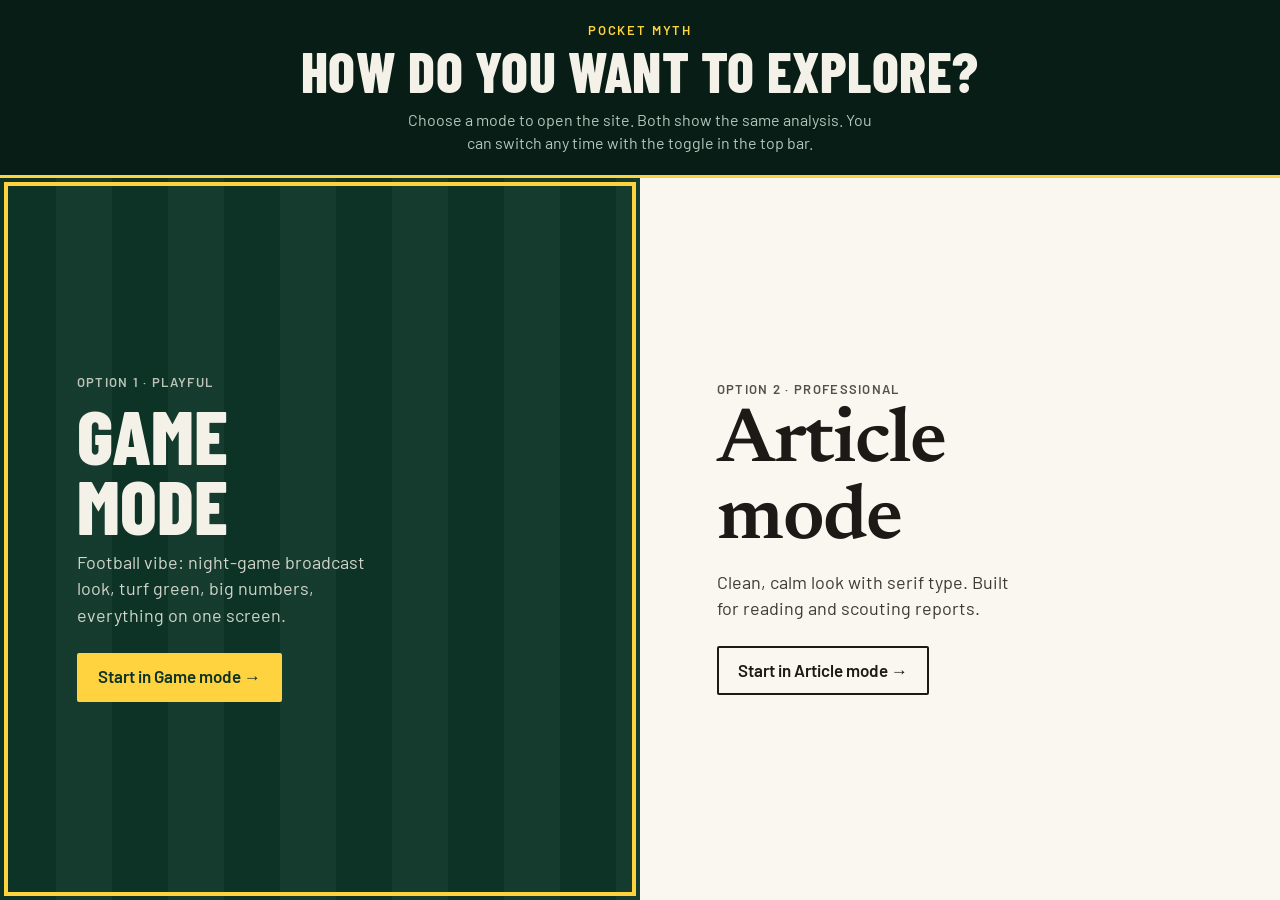
<file: index.html>
<!doctype html>
<html lang="en">
<head>
<meta charset="utf-8">
<meta name="viewport" content="width=device-width, initial-scale=1">
<title>Pocket Myth</title>
<meta http-equiv="refresh" content="0; url=site/index.html">
<link rel="canonical" href="site/index.html">
</head>
<body>
<p>Opening <a href="site/index.html">Pocket Myth</a>…</p>
<script>location.replace("site/index.html" + location.hash)</script>
</body>
</html>
</file>
<file: site/styles.css>
/* One page, two presentations: html[data-mode="game"] and html[data-mode="article"]. See site/DESIGN.md. */

@font-face { font-family: "Barlow"; src: url("fonts/barlow-400.woff2") format("woff2"); font-weight: 400; font-style: normal; font-display: swap; }
@font-face { font-family: "Barlow"; src: url("fonts/barlow-600.woff2") format("woff2"); font-weight: 600; font-style: normal; font-display: swap; }
@font-face { font-family: "Barlow Condensed"; src: url("fonts/barlow-condensed-600.woff2") format("woff2"); font-weight: 600; font-style: normal; font-display: swap; }
@font-face { font-family: "Barlow Condensed"; src: url("fonts/barlow-condensed-800.woff2") format("woff2"); font-weight: 800; font-style: normal; font-display: swap; }
@font-face { font-family: "Newsreader"; src: url("fonts/newsreader-wght.woff2") format("woff2"); font-weight: 200 800; font-style: normal; font-display: swap; }

:root {
  --max: 76rem;
  --gutter: clamp(1rem, 4vw, 2.5rem);
  --radius: 2px;
}

html[data-mode="game"] {
  --bg: #0c3326;
  --band: #0f3a2c;
  --panel: #07211a;
  --ink: #f4f1e8;
  --soft: #b4c7bc;
  --rule: #2e5748;
  --edge: #6d8f80;
  --accent: #ffd23f;
  --zero: #ffd23f;
  --zero-text: #ffd23f;
  --mark: #86a998;
  --hi-ignored: #f4f1e8;
  --hi-fed: #f4f1e8;
  --man: #f4f1e8;
  --man-text: #f4f1e8;
  --zone: #86a998;
  --sel: #f4f1e8;
  --on-ink: #0c3326;
  --focus: #f4f1e8;
  --head: "Barlow Condensed", "Arial Narrow", "Helvetica Neue", Arial, sans-serif;
  --text: "Barlow", "Helvetica Neue", Arial, sans-serif;
  --ui: "Barlow", "Helvetica Neue", Arial, sans-serif;
  --text-size: clamp(1rem, 0.95rem + 0.25vw, 1.125rem);
  --text-lh: 1.55;
  color-scheme: dark;
}

html[data-mode="article"] {
  --bg: #faf7f0;
  --band: #faf7f0;
  --panel: #f0ebe0;
  --ink: #1c1a16;
  --soft: #5b564d;
  --rule: #d9d1c1;
  --edge: #8f897e;
  --accent: #c8102e;
  --zero: #1c1a16;
  --zero-text: #1c1a16;
  --mark: #8f897e;
  --hi-ignored: #c8102e;
  --hi-fed: #1c1a16;
  --man: #c8102e;
  --man-text: #b00e28;
  --zone: #7d786f;
  --sel: #1c1a16;
  --on-ink: #faf7f0;
  --focus: #1c1a16;
  --head: "Newsreader", Georgia, "Times New Roman", serif;
  --text: "Newsreader", Georgia, "Times New Roman", serif;
  --ui: "Barlow", "Helvetica Neue", Arial, sans-serif;
  --text-size: clamp(1.0625rem, 1rem + 0.3vw, 1.1875rem);
  --text-lh: 1.62;
  color-scheme: light;
}

*, *::before, *::after { box-sizing: border-box; }
html { -webkit-text-size-adjust: 100%; text-size-adjust: 100%; scroll-padding-top: 5rem; }
@media (prefers-reduced-motion: no-preference) { html { scroll-behavior: smooth; } }
body { margin: 0; background: var(--bg); color: var(--ink); font-family: var(--text); font-size: var(--text-size); line-height: var(--text-lh); overflow-wrap: break-word; }
img, svg { display: block; max-width: 100%; }
img { height: auto; }
p { margin: 0 0 1em; }
h1, h2, h3 { margin: 0; }
a { color: inherit; text-decoration-thickness: 1px; text-underline-offset: 0.2em; }
a:hover { text-decoration-thickness: 2px; }
a:active { text-decoration-style: dotted; }
strong, b { font-weight: 600; }
code { font-family: ui-monospace, "SF Mono", Menlo, Consolas, monospace; font-size: 0.875em; }
fieldset { margin: 0; padding: 0; border: 0; min-inline-size: 0; }
:focus-visible { outline: 3px solid var(--focus); outline-offset: 3px; }
a[href], button, summary, select, label[for] { cursor: pointer; }
button:disabled, select:disabled { cursor: not-allowed; }
.sr-only { position: absolute !important; width: 1px; height: 1px; padding: 0; margin: -1px; overflow: hidden; clip: rect(0 0 0 0); clip-path: inset(50%); white-space: nowrap; border: 0; }
[hidden] { display: none !important; }

.skip { position: absolute; left: var(--gutter); top: 0; z-index: 100; transform: translateY(-120%); padding: 0.75rem 1rem; font: 600 1rem/1.2 var(--ui); color: var(--bg); background: var(--ink); text-decoration: none; border-radius: var(--radius); }
.skip:focus { transform: translateY(0.75rem); }

.wrap { width: 100%; max-width: calc(var(--max) + 2 * var(--gutter)); margin: 0 auto; padding: 0 var(--gutter); }
[data-mode="article"] .wrap { max-width: calc(42rem + 2 * var(--gutter)); }

/* Header */
.masthead { position: sticky; top: 0; z-index: 30; background: var(--bg); border-bottom: 1px solid var(--rule); }
[data-mode="game"] .masthead { background: var(--panel); border-bottom-color: var(--panel); box-shadow: 0 6px 16px rgba(0, 0, 0, 0.3); }
.masthead__inner { display: flex; align-items: center; gap: 0.5rem 1rem; min-height: 3.5rem; }
.brand { margin-right: auto; padding: 0.625rem 0; font: 800 1.375rem/1 var(--head); text-decoration: none; white-space: nowrap; }
[data-mode="article"] .brand { font: 600 1.1875rem/1 var(--head); }
.bug { display: none; margin: 0; }
.masthead__nav a { display: inline-flex; align-items: center; min-height: 44px; font: 600 0.9375rem/1 var(--ui); white-space: nowrap; }

/* Segmented radio controls: the mode toggle and the position filter */
.seg { display: flex; }
.seg label { display: inline-flex; align-items: center; min-height: 44px; padding: 0.5rem 0.875rem; font: 600 0.9375rem/1 var(--ui); color: var(--soft); background: transparent; border: 1px solid var(--edge); transition: background-color 120ms, color 120ms; white-space: nowrap; }
.seg label + input + label { margin-left: -1px; }
.seg label:first-of-type { border-radius: var(--radius) 0 0 var(--radius); }
.seg label:last-of-type { border-radius: 0 var(--radius) var(--radius) 0; }
.seg label:hover { color: var(--ink); background: var(--panel); }
.seg label:active { transform: translateY(1px); }
.seg input:checked + label { position: relative; color: var(--on-ink); background: var(--ink); border-color: var(--ink); }
.seg input:focus-visible + label { position: relative; z-index: 1; outline: 3px solid var(--focus); outline-offset: 2px; }
.filter legend { margin-bottom: 0.5rem; padding: 0; font: 600 0.875rem/1.2 var(--ui); }

.wipe { position: fixed; inset: 0; z-index: 60; pointer-events: none; transform: scaleX(0); transform-origin: left center; background: #0c3326; border-right: 8px solid #ffd23f; }
.wipe[data-to="article"] { background: #faf7f0; border-right-color: #c8102e; }

/* Sections and headings */
.sec { padding: clamp(2.75rem, 6vw, 5.5rem) 0; }
[data-mode="article"] .sec { padding: clamp(2rem, 4vw, 3rem) 0; }
h2 { margin-bottom: 1rem; }
[data-mode="game"] h1 { max-width: 16ch; font: 800 clamp(2.75rem, 1.4rem + 6.4vw, 6.75rem)/0.92 var(--head); letter-spacing: -0.005em; }
[data-mode="article"] h1 { font: 600 clamp(2.125rem, 1.45rem + 3vw, 3.25rem)/1.08 var(--head); letter-spacing: -0.012em; }
[data-mode="game"] h2 { max-width: 22ch; font: 800 clamp(2rem, 1.25rem + 3.2vw, 3.5rem)/0.98 var(--head); }
[data-mode="article"] h2 { font: 600 clamp(1.5rem, 1.25rem + 1.1vw, 2rem)/1.15 var(--head); }
.q { display: none; }
[data-mode="game"] .q { display: inline-block; margin-right: 0.45em; padding: 0.3em 0.45em 0.25em; vertical-align: 0.42em; font: 600 0.36em/1 var(--head); letter-spacing: 0.04em; text-transform: uppercase; color: var(--on-ink); background: var(--ink); border-radius: var(--radius); }
.sec__text p, .sec__intro p { max-width: 62ch; }

/* Opening section */
.hero { padding: clamp(2.5rem, 7vw, 6.5rem) 0 clamp(2.5rem, 6vw, 5rem); }
[data-mode="game"] .hero { --band-w: clamp(56px, 8vw, 112px); background: repeating-linear-gradient(90deg, var(--bg) 0 var(--band-w), var(--band) var(--band-w) calc(2 * var(--band-w))); }
[data-mode="article"] .hero { padding-bottom: 0.5rem; }
.hero__turn { color: var(--soft); }
[data-mode="game"] .hero__turn { display: block; }
.hero__line { display: none; }
[data-mode="game"] .hero__line { display: block; height: 6px; margin: clamp(1.5rem, 3vw, 2.5rem) 0 clamp(1.5rem, 3vw, 2.25rem) max(var(--gutter), calc((100% - var(--max)) / 2)); background: var(--accent); transform-origin: left center; }
.hero__body { display: grid; gap: 1.5rem 3rem; }
.hero__meta { margin: 0; font: 400 0.875rem/1.45 var(--ui); color: var(--soft); }
.hero__answer p { margin: 0; }
[data-mode="game"] .hero__dek { max-width: 40ch; font-size: clamp(1.125rem, 1rem + 0.5vw, 1.375rem); line-height: 1.45; }
[data-mode="game"] .hero__answer { align-self: start; padding: 1.25rem 1.5rem; background: var(--panel); border-radius: var(--radius); }
[data-mode="article"] .hero__dek { margin-top: 1.25rem; font-size: clamp(1.1875rem, 1.05rem + 0.55vw, 1.4375rem); line-height: 1.45; color: var(--soft); }
[data-mode="article"] .hero__answer { margin-top: 0.5rem; padding-top: 1rem; border-top: 2px solid var(--ink); }

/* Section compositions. Game mode varies them; Article mode keeps one reading column. */
[data-mode="game"] .sec__grid { display: grid; gap: 2rem clamp(2rem, 4vw, 4rem); }
[data-mode="game"] .sec--board, [data-mode="game"] .sec--method { background: var(--panel); }
[data-mode="game"] .sec--repro .wrap { max-width: calc(52rem + 2 * var(--gutter)); }
[data-mode="game"] .sec__cols { display: grid; gap: 2.5rem; }
[data-mode="article"] .sec__cols > div + div { margin-top: 2rem; }
@media (min-width: 960px) {
  [data-mode="game"] .hero__body { grid-template-columns: minmax(0, 6fr) minmax(0, 5fr); }
  [data-mode="game"] .sec--payoff .sec__grid { grid-template-columns: minmax(0, 5fr) minmax(0, 7fr); align-items: start; }
  [data-mode="game"] .sec--fit .sec__grid { grid-template-columns: minmax(0, 4fr) minmax(0, 8fr); align-items: start; }
  [data-mode="game"] .sec__head { display: grid; grid-template-columns: minmax(0, 5fr) minmax(0, 7fr); gap: 0 3rem; align-items: end; margin-bottom: 1rem; }
  [data-mode="game"] .sec__cols { grid-template-columns: repeat(2, minmax(0, 1fr)); gap: 4rem; }
}

/* Figures */
.fig { margin: 0; }
.fig__title { margin: 0 0 0.5rem; font: 600 1rem/1.3 var(--ui); }
[data-mode="game"] .fig__title { font: 600 1.375rem/1.1 var(--head); }
.fig__ylabel, .fig__axis { margin: 0.25rem 0; font: 400 0.8125rem/1.3 var(--ui); color: var(--soft); }
.fig__note { max-width: 70ch; margin: 0.875rem 0 0; font: 400 0.8125rem/1.5 var(--ui); color: var(--soft); }
.chart { width: 100%; }
[data-mode="article"] .fig--payoff, [data-mode="article"] .fig--scatter, [data-mode="article"] .fig--fit { width: min(60rem, 100vw - 2 * var(--gutter)); margin: 1.75rem 0 1rem calc((min(60rem, 100vw - 2 * var(--gutter)) - 100%) / -2); }
.fig--payoff { container-type: inline-size; }
.payoff { display: grid; gap: 1.5rem 2rem; }
@container (min-width: 600px) { .payoff { grid-template-columns: repeat(2, minmax(0, 1fr)); } }
.stat-pair { display: none; }
[data-mode="game"] .stat-pair { display: grid; grid-template-columns: repeat(2, minmax(0, 1fr)); gap: 1rem; margin-top: 2rem; }
.stat-pair p { margin: 0; }
.stat { display: block; font: 800 clamp(3.5rem, 2.5rem + 4vw, 6rem)/0.9 var(--head); }
.stat__label { display: block; max-width: 16ch; margin-top: 0.5rem; font: 600 1rem/1.25 var(--head); color: var(--soft); }

.numbers { margin-top: 1rem; font: 400 0.9375rem/1.4 var(--ui); }
.numbers summary { padding: 0.625rem 0; font-weight: 600; }
.numbers summary:hover { text-decoration: underline; }
.numbers table { width: 100%; border-collapse: collapse; font-size: 0.875rem; font-variant-numeric: tabular-nums; }
.numbers th, .numbers td { padding: 0.375rem 0.5rem; text-align: right; border-bottom: 1px solid var(--rule); }
.numbers th:first-child { padding-left: 0; text-align: left; }
.numbers thead th { font-weight: 600; color: var(--soft); vertical-align: bottom; }

/* Data states */
.data-block > .state { display: none; }
.data-block[data-state="loading"] > .state--loading { display: grid; }
.data-block[data-state="error"] > .state--error,
.data-block[data-state="empty"] > .state--empty,
.data-block[data-state="ready"] > .state--ready { display: block; }
.no-js .data-block > .state, .no-js .mode, .no-js .bug { display: none !important; }
.state--loading { min-height: 16rem; place-items: center; margin: 0; padding: 1rem; text-align: center; font: 400 0.9375rem/1.4 var(--ui); color: var(--soft); border: 1px dashed var(--edge); border-radius: var(--radius); }
.state--error, .state--empty { padding: 1rem 0; font-family: var(--ui); }
.state--error img, .data-block noscript img { width: 100%; margin-top: 1rem; background: #fff; }
.btn { display: inline-flex; align-items: center; min-height: 44px; margin-top: 0.75rem; padding: 0.625rem 1rem; font: 600 0.9375rem/1.2 var(--ui); color: var(--ink); background: transparent; border: 1px solid var(--ink); border-radius: var(--radius); transition: background-color 120ms, color 120ms; }
.btn:hover { color: var(--on-ink); background: var(--ink); }
.btn:active { transform: translateY(1px); }
.btn:disabled { opacity: 0.55; cursor: not-allowed; }

/* Leaderboard */
.board-controls { display: flex; flex-wrap: wrap; align-items: flex-end; justify-content: space-between; gap: 0.75rem 1.5rem; margin: 1.5rem 0 1rem; font-family: var(--ui); }
.board-count { margin: 0; font: 400 0.875rem/1.4 var(--ui); color: var(--soft); }
.board-empty { margin: 1rem 0; font-family: var(--ui); }
.board { width: 100%; border-collapse: collapse; font-family: var(--ui); font-variant-numeric: tabular-nums; }
.board th, .board td { padding: 0.625rem 0.5rem; text-align: left; vertical-align: middle; border-bottom: 1px solid var(--rule); }
.board thead th { padding-top: 0; font: 600 0.8125rem/1.25 var(--ui); color: var(--soft); vertical-align: bottom; }
.board .b-rank { width: 2.75rem; padding-left: 0; text-align: right; }
.board .b-score { width: 46%; }
.board .b-target { width: 7rem; padding-right: 0; text-align: right; }
.b-name { display: block; font-weight: 600; }
.b-meta { display: block; margin-top: 0.125rem; font-size: 0.8125rem; font-weight: 400; color: var(--soft); }
.b-meta-target { display: none; }
.tag { display: inline-block; margin-top: 0.375rem; padding: 0.125rem 0.375rem; font: 600 0.75rem/1.3 var(--ui); border: 1px solid currentColor; border-radius: var(--radius); }
.cell-score { display: grid; grid-template-columns: minmax(4rem, 1fr) 3.25rem; align-items: center; gap: 0.25rem 0.625rem; }
.score-head { grid-column: 1 / -1; }
.scale { position: relative; height: 1rem; grid-column: 1; }
.scale span { position: absolute; top: 0; transform: translateX(-50%); font: 400 0.75rem/1 var(--ui); white-space: nowrap; }
.scale__zero { font-weight: 600 !important; color: var(--zero-text); }
.track { position: relative; height: 1.5rem; }
.track::before { content: ""; position: absolute; top: 50%; left: 0; right: 0; border-top: 1px solid var(--rule); }
.track::after { content: ""; position: absolute; top: 0; bottom: 0; left: 50%; margin-left: -1px; border-left: 2px solid var(--zero); }
.track .tick { position: absolute; top: 25%; bottom: 25%; border-left: 1px solid var(--edge); }
.track .ci { position: absolute; top: calc(50% - 2px); height: 4px; background: var(--mark); border-radius: 2px; }
.track .dot { position: absolute; top: 50%; width: 0.75rem; height: 0.75rem; margin: -0.375rem 0 0 -0.375rem; background: var(--ink); border-radius: 50%; }
.num { text-align: right; font-weight: 600; }
[data-mode="article"] .is-ignored .tag { color: var(--man-text); }
[data-mode="article"] .is-ignored .dot { background: var(--accent); }
[data-mode="game"] .board .b-rank { font: 800 1.5rem/1 var(--head); color: var(--soft); }
[data-mode="game"] .b-name { font: 600 1.25rem/1.1 var(--head); }
[data-mode="game"] .num { font: 800 1.375rem/1 var(--head); }
[data-mode="game"] .board td.b-target { font: 600 1.125rem/1 var(--head); }
[data-mode="game"] .board:not(.is-revealed) .dot { left: 50% !important; }
[data-mode="game"] .board:not(.is-revealed) .ci { left: 50% !important; width: 0 !important; }

/* Open but ignored: lower thirds in Game mode, a plain list in Article mode */
.lower-thirds { display: grid; gap: 0.75rem 1.25rem; margin: 1.5rem 0 0; padding: 0; list-style: none; }
.lt { display: grid; grid-template-columns: minmax(0, 1fr) auto; align-items: baseline; gap: 0.25rem 0.75rem; font-family: var(--ui); }
.lt-name { font-weight: 600; }
.lt-pos { font-size: 0.8125rem; color: var(--soft); text-align: right; }
.lt-stat { font-size: 0.875rem; color: var(--soft); }
.lt-stat--target { text-align: right; }
.lt-stat b { color: var(--ink); }
[data-mode="game"] .lt { padding: 0.875rem 1.75rem 0.875rem 1rem; background: var(--panel); clip-path: polygon(0 0, 100% 0, calc(100% - 14px) 100%, 0 100%); }
[data-mode="game"] .lt-name { font: 800 1.375rem/1.05 var(--head); letter-spacing: 0.01em; text-transform: uppercase; }
[data-mode="game"] .lt-pos { font: 600 1rem/1 var(--head); }
[data-mode="article"] .lt { padding: 0.625rem 0; border-bottom: 1px solid var(--rule); }
[data-mode="article"] .lt--named .lt-name { color: var(--man-text); }
@media (min-width: 620px) { .lower-thirds { grid-template-columns: repeat(2, minmax(0, 1fr)); } }
@media (min-width: 1000px) { [data-mode="game"] .lower-thirds { grid-template-columns: repeat(3, minmax(0, 1fr)); } }

/* Pickers and readouts under the charts */
.legend { display: flex; flex-wrap: wrap; gap: 0.5rem 1.25rem; margin: 0.75rem 0 0; padding: 0; list-style: none; font: 400 0.8125rem/1 var(--ui); color: var(--soft); }
.legend li { display: inline-flex; align-items: center; gap: 0.4rem; }
.legend svg { fill: var(--mark); }
.pick { display: flex; flex-wrap: wrap; align-items: center; gap: 0.5rem 0.75rem; margin-top: 1rem; font-family: var(--ui); }
.pick label { font-size: 0.9375rem; font-weight: 600; }
.pick select { max-width: 100%; min-height: 44px; padding: 0.5rem 0.75rem; font: 400 1rem/1.2 var(--ui); color: var(--ink); background-color: var(--bg); border: 1px solid var(--edge); border-radius: var(--radius); }
.pick select:hover { border-color: var(--ink); }
.readout { min-height: 3.2em; margin: 0.75rem 0 0; font: 400 0.9375rem/1.5 var(--ui); }

/* Method, reproduction, footer */
.plain { margin: 0; padding-left: 1.2em; }
.plain li { margin: 0 0 0.625rem; }
pre { margin: 1rem 0 1.25rem; padding: 1rem 1.25rem; font-size: 0.875rem; line-height: 1.65; white-space: pre-wrap; overflow-wrap: anywhere; background: var(--panel); border-radius: var(--radius); }
pre code { font-size: inherit; }
.downloads { margin: 1.25rem 0 0; padding: 0; list-style: none; font-family: var(--ui); }
.downloads li { display: flex; flex-wrap: wrap; align-items: center; gap: 0 0.75rem; }
.downloads a { display: inline-flex; align-items: center; min-height: 44px; font-weight: 600; }
.downloads span { font-size: 0.8125rem; color: var(--soft); }
.foot { padding: 2rem 0 2.5rem; font: 400 0.875rem/1.6 var(--ui); color: var(--soft); border-top: 1px solid var(--rule); }
[data-mode="game"] .foot { background: var(--panel); border-top: 0; }
.foot p { max-width: 70ch; margin: 0 0 0.5rem; }
.foot a { color: var(--ink); }

/* SVG charts drawn by app.js */
.grid line { stroke: var(--rule); stroke-width: 1; }
.tick { font: 400 12px var(--ui); fill: var(--soft); }
.tick--strong, .tick--zero { font-weight: 600; paint-order: stroke; stroke: var(--bg); stroke-width: 3px; stroke-linejoin: round; }
.tick--zero { fill: var(--zero-text); }
.zero { stroke: var(--zero); stroke-width: 2; }
[data-mode="game"] .zero { stroke-width: 3; }
.median { stroke: var(--soft); stroke-width: 1.25; stroke-dasharray: 4 4; }
.series { fill: none; stroke-width: 2.5; stroke-linejoin: round; stroke-linecap: round; }
.series--man { stroke: var(--man); }
.series--zone { stroke: var(--zone); stroke-dasharray: 6 4; }
.pt--man { fill: var(--man); }
.pt--zone { fill: var(--bg); stroke: var(--zone); stroke-width: 2; }
.series-label { font: 600 12px var(--ui); }
.series-label--man { fill: var(--man-text); }
.series-label--zone { fill: var(--soft); }
.callout { font: 600 13px var(--ui); fill: var(--ink); }
[data-mode="game"] .callout { font: 800 17px var(--head); }
.mark { fill: var(--mark); stroke: var(--bg); stroke-width: 1; }
.mark--ignored { fill: var(--hi-ignored); }
.mark--fed { fill: var(--hi-fed); }
.ring { fill: none; stroke: var(--sel); stroke-width: 2; }
.anno, .quad, .sel-label { paint-order: stroke; stroke: var(--bg); stroke-width: 3px; stroke-linejoin: round; }
.anno { font: 600 12.5px var(--ui); fill: var(--ink); }
.anno .sub { font-weight: 400; fill: var(--soft); }
.anno-ring { fill: none; stroke: var(--soft); stroke-width: 1; }
.leader { stroke: var(--soft); stroke-width: 1; }
.quad { font: 600 12px var(--ui); fill: var(--soft); }
.sel-label { font: 600 13px var(--ui); fill: var(--ink); stroke-width: 4px; }
.hit { fill: transparent; cursor: pointer; }
.bar { fill: var(--mark); }
.bar.is-selected { fill: var(--sel); }

/* Header score bug: Game mode, wide screens */
@media (min-width: 820px) {
  [data-mode="game"] .bug { display: flex; align-items: stretch; margin-right: 0.5rem; font: 600 0.9375rem/1 var(--head); letter-spacing: 0.03em; text-transform: uppercase; }
  .bug__q { padding: 0.45rem 0.6rem 0.35rem; color: var(--on-ink); background: var(--ink); border-radius: var(--radius) 0 0 var(--radius); }
  .bug__t { padding: 0.45rem 0.7rem 0.35rem; color: var(--soft); border: 1px solid var(--edge); border-left: 0; border-radius: 0 var(--radius) var(--radius) 0; }
}

/* Narrow screens */
@media (max-width: 600px) {
  .board .b-target { display: none; }
  .b-meta-target { display: inline; }
  .board .b-rank { width: 1.75rem; }
  .board th, .board td { padding: 0.5rem 0.375rem; }
  .cell-score { grid-template-columns: minmax(3.5rem, 1fr) 2.75rem; gap: 0.25rem 0.375rem; }
  .scale__side { display: none; }
  [data-mode="game"] .board .b-rank { font-size: 1.125rem; }
  [data-mode="game"] .b-name { font-size: 1.0625rem; }
  [data-mode="game"] .num { font-size: 1.125rem; }
}
@media (max-width: 560px) {
  .long { display: none; }
  .brand { font-size: 1.1875rem; }
  [data-mode="article"] .brand { font-size: 1.0625rem; }
  .seg label { padding: 0.5rem 0.75rem; }
}
@media (max-width: 380px) {
  .masthead { position: static; }
  .masthead__inner { flex-wrap: wrap; }
}

@media (prefers-reduced-motion: no-preference) {
  [data-mode="game"] .hero__line { animation: line-on 800ms cubic-bezier(0.2, 0.7, 0.2, 1) 150ms both; }
  [data-mode="game"] .board .dot { transition: left 700ms cubic-bezier(0.2, 0.7, 0.2, 1); }
  [data-mode="game"] .board .ci { transition: left 700ms cubic-bezier(0.2, 0.7, 0.2, 1), width 700ms cubic-bezier(0.2, 0.7, 0.2, 1); }
}
@keyframes line-on { from { transform: scaleX(0); } to { transform: scaleX(1); } }
</file>
